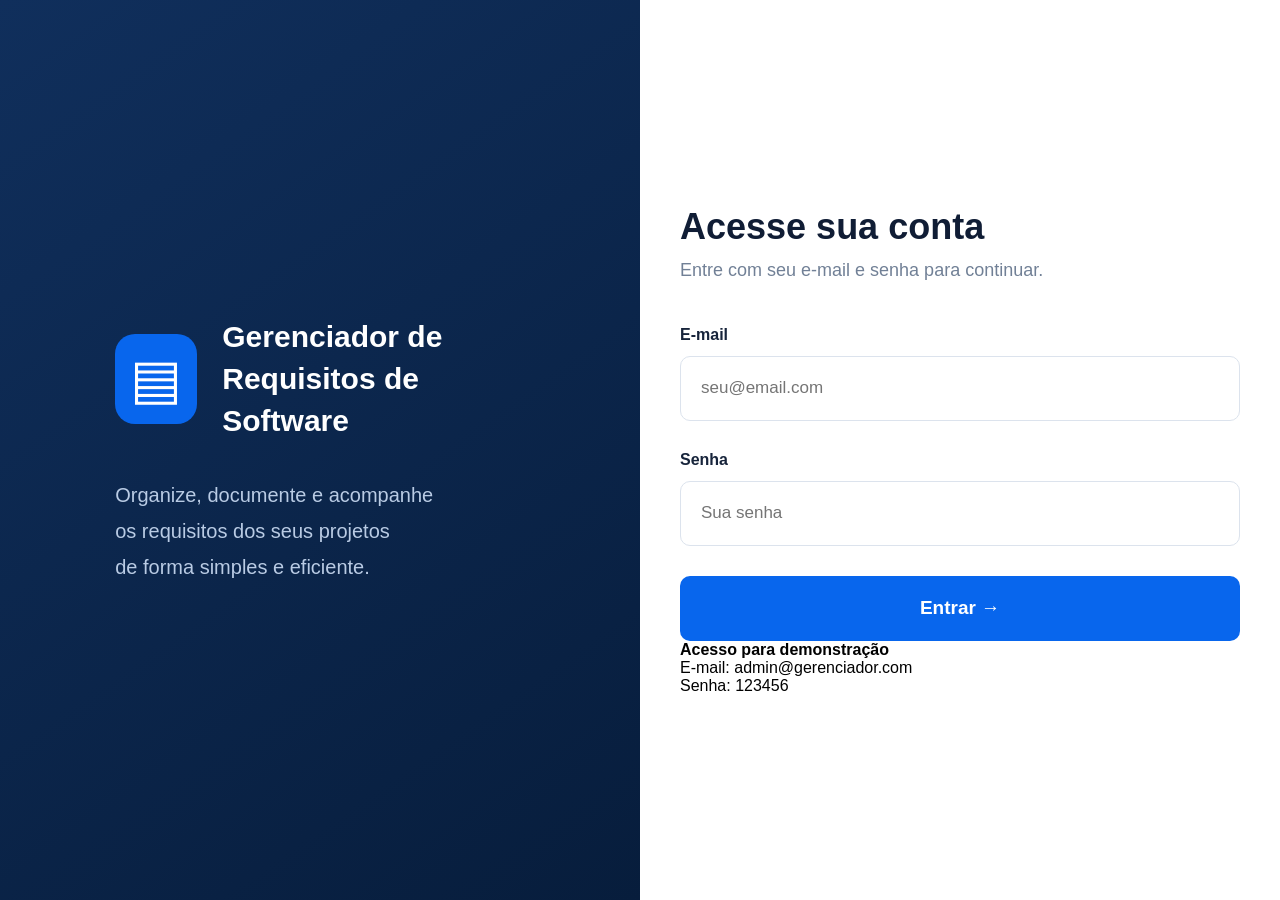
<file: index.html>
<!DOCTYPE html>
<html lang="pt-BR">
<head>
    <meta charset="UTF-8">
    <meta name="viewport" content="width=device-width, initial-scale=1.0">
    <title>Login | Gerenciador de Requisitos</title>

    <link rel="stylesheet" href="css/style.css">
</head>
<body>

    <main class="login-container">

        <section class="login-banner">
            <div class="brand">
                <div class="brand-icon">▤</div>
                <h1>Gerenciador de<br>Requisitos de Software</h1>
            </div>

            <p>
                Organize, documente e acompanhe<br>
                os requisitos dos seus projetos<br>
                de forma simples e eficiente.
            </p>
        </section>

        <section class="login-content">
            <div class="login-form">

                <h2>Acesse sua conta</h2>
                <p class="subtitle">
                    Entre com seu e-mail e senha para continuar.
                </p>

                <form id="loginForm">

                    <label for="email">E-mail</label>
                    <input
                        type="email"
                        id="email"
                        placeholder="seu@email.com"
                        required
                    >

                    <label for="senha">Senha</label>
                    <input
                        type="password"
                        id="senha"
                        placeholder="Sua senha"
                        required
                    >

                    <button type="submit">Entrar →</button>
                    <p class="demo-access">
                        <strong>Acesso para demonstração</strong><br>
                        E-mail: admin@gerenciador.com<br>
                        Senha: 123456
                    </p>
                </form>

            </div>
        </section>

    </main>

    <script src="js/script.js"></script>
</body>
</html>
</file>
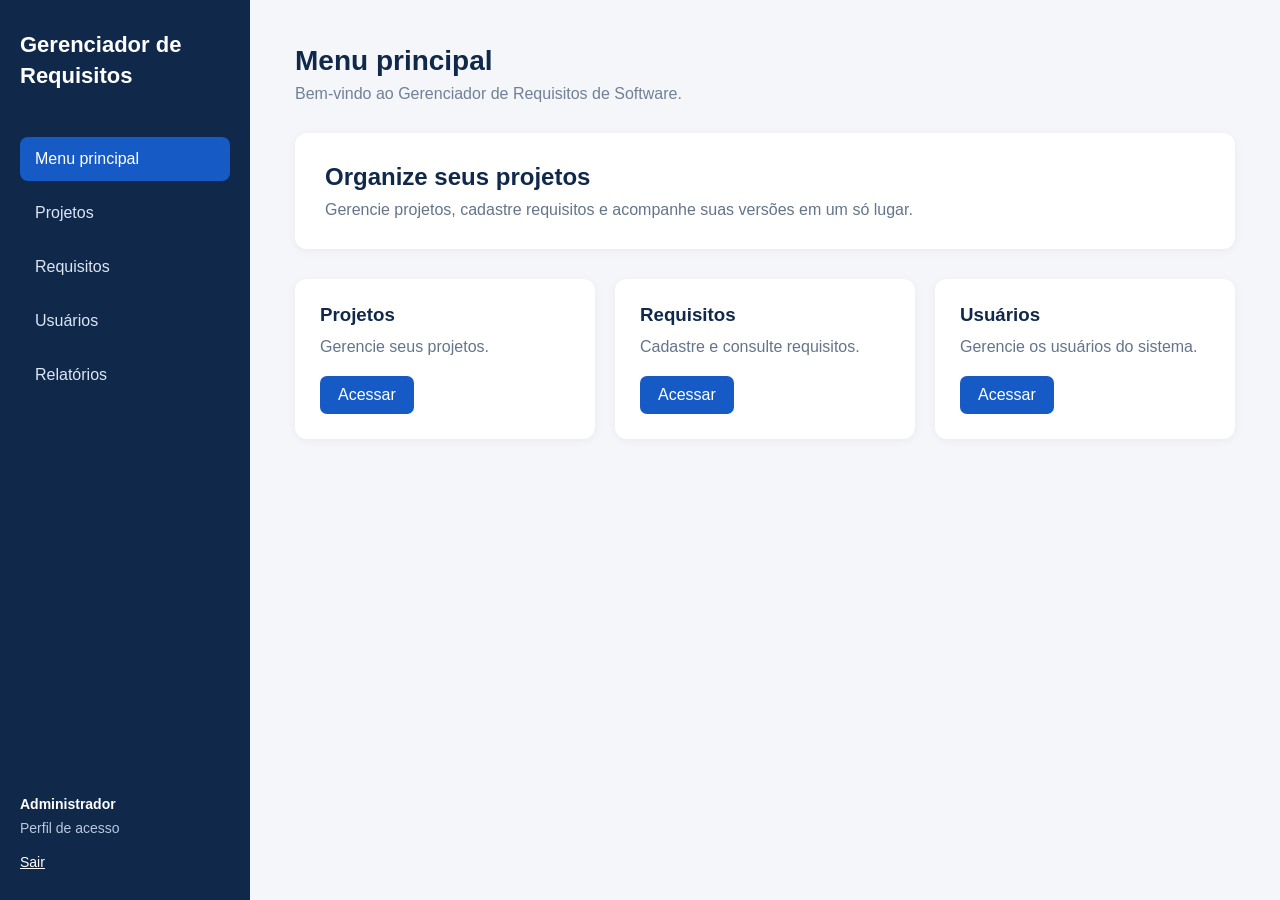
<file: pages/menu-principal.html>
<!DOCTYPE html>
<html lang="pt-BR">
<head>
    <meta charset="UTF-8">
    <meta name="viewport" content="width=device-width, initial-scale=1.0">
    <title>Menu Principal | Gerenciador de Requisitos</title>
    <link rel="stylesheet" href="../css/style.css">
</head>
<body>

    <div class="layout">

        <aside class="sidebar">
            <div class="brand">
                <h2>Gerenciador de<br>Requisitos</h2>
            </div>

            <nav>
                <a href="menu-principal.html" class="active">Menu principal</a>
                <a href="projetos.html">Projetos</a>
                <a href="requisitos.html">Requisitos</a>
                <a href="usuarios.html">Usuários</a>
                <a href="relatorios.html">Relatórios</a>
            </nav>

            <div class="user-info">
                <strong>Administrador</strong>
                <span>Perfil de acesso</span>
                <a href="../index.html">Sair</a>
            </div>
        </aside>

        <main class="content">
            <header>
                <h1>Menu principal</h1>
                <p>Bem-vindo ao Gerenciador de Requisitos de Software.</p>
            </header>

            <section class="welcome">
                <h2>Organize seus projetos</h2>
                <p>
                    Gerencie projetos, cadastre requisitos e acompanhe
                    suas versões em um só lugar.
                </p>
            </section>

            <section class="summary">
                <div class="summary-card">
                    <h3>Projetos</h3>
                    <p>Gerencie seus projetos.</p>
                    <a href="projetos.html">Acessar</a>
                </div>

                <div class="summary-card">
                    <h3>Requisitos</h3>
                    <p>Cadastre e consulte requisitos.</p>
                    <a href="requisitos.html">Acessar</a>
                </div>

                <div class="summary-card">
                    <h3>Usuários</h3>
                    <p>Gerencie os usuários do sistema.</p>
                    <a href="usuarios.html">Acessar</a>
                </div>
            </section>
        </main>

    </div>

</body>
</html>
</file>
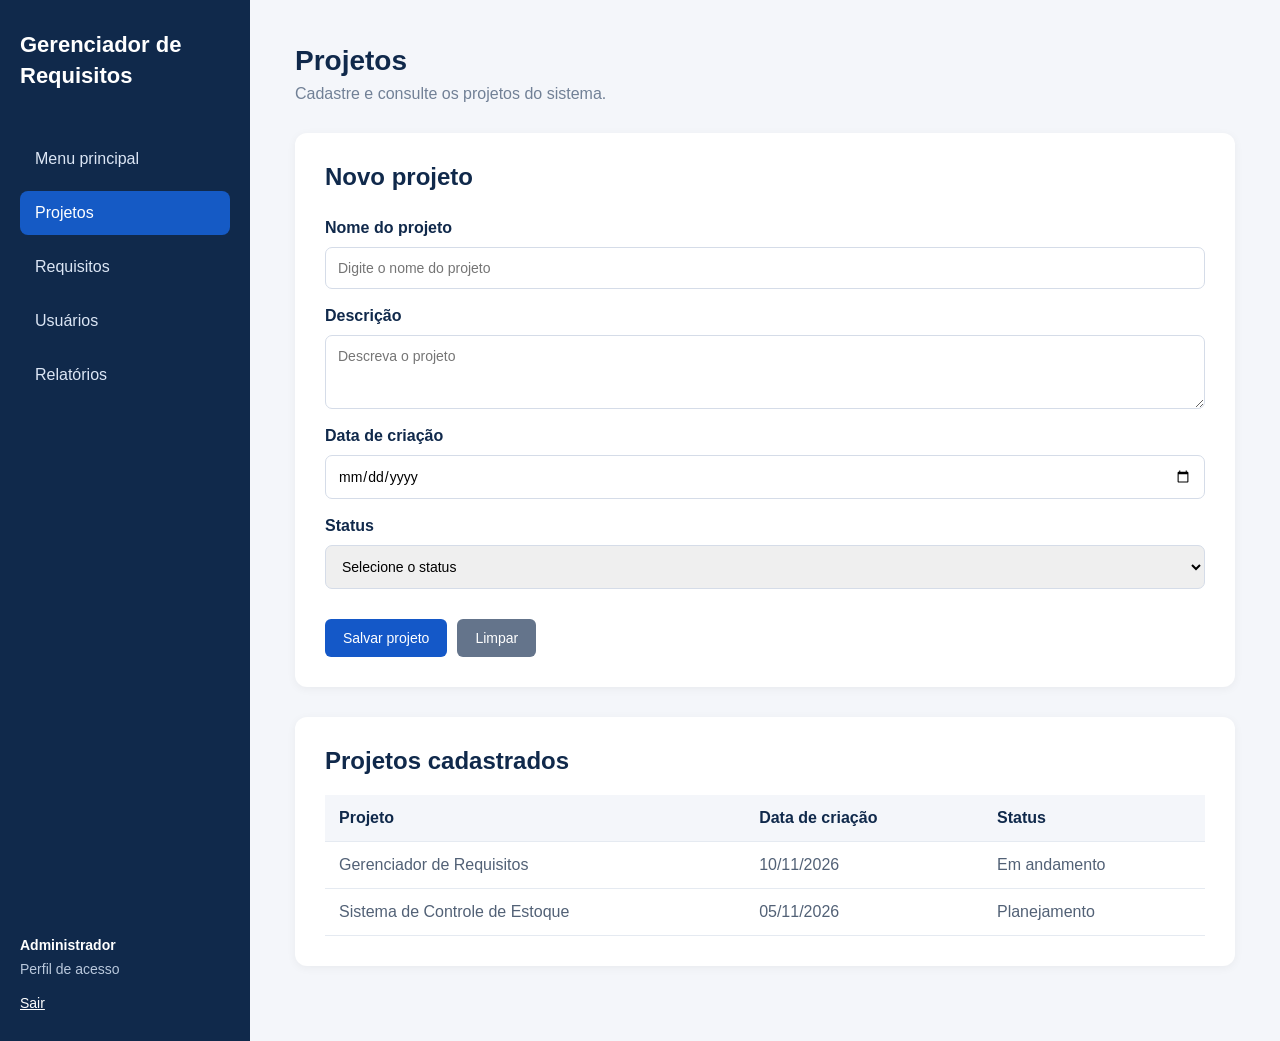
<file: pages/projetos.html>
<!DOCTYPE html>
<html lang="pt-BR">
<head>
    <meta charset="UTF-8">
    <meta name="viewport" content="width=device-width, initial-scale=1.0">
    <title>Projetos | Gerenciador de Requisitos</title>
    <link rel="stylesheet" href="../css/style.css">
</head>
<body>

    <div class="layout">

        <aside class="sidebar">
            <div class="brand">
                <h2>Gerenciador de<br>Requisitos</h2>
            </div>

            <nav>
                <a href="menu-principal.html">Menu principal</a>
                <a href="projetos.html" class="active">Projetos</a>
                <a href="requisitos.html">Requisitos</a>
                <a href="usuarios.html">Usuários</a>
                <a href="relatorios.html">Relatórios</a>
            </nav>

            <div class="user-info">
                <strong>Administrador</strong>
                <span>Perfil de acesso</span>
                <a href="../index.html">Sair</a>
            </div>
        </aside>

        <main class="content">

            <header>
                <h1>Projetos</h1>
                <p>Cadastre e consulte os projetos do sistema.</p>
            </header>

            <section class="welcome">
                <h2>Novo projeto</h2>

                <form id="projetoForm">
                    <label for="nome">Nome do projeto</label>
                    <input type="text" id="nome"
                           placeholder="Digite o nome do projeto" required>

                    <label for="descricao">Descrição</label>
                    <textarea id="descricao" rows="3"
                              placeholder="Descreva o projeto"></textarea>

                    <label for="data">Data de criação</label>
                    <input type="date" id="data" required>

                    <label for="status">Status</label>
                    <select id="status" required>
                        <option value="">Selecione o status</option>
                        <option>Em andamento</option>
                        <option>Concluído</option>
                        <option>Planejamento</option>
                    </select>

                    <div class="form-actions">
                        <button type="submit">Salvar projeto</button>
                        <button type="reset" class="btn-secondary">Limpar</button>
                    </div>
                </form>
            </section>

            <section class="welcome">
                <h2>Projetos cadastrados</h2>

                <table class="data-table">
                    <thead>
                        <tr>
                            <th>Projeto</th>
                            <th>Data de criação</th>
                            <th>Status</th>
                        </tr>
                    </thead>
                    <tbody>
                        <tr>
                            <td>Gerenciador de Requisitos</td>
                            <td>10/11/2026</td>
                            <td>Em andamento</td>
                        </tr>
                        <tr>
                            <td>Sistema de Controle de Estoque</td>
                            <td>05/11/2026</td>
                            <td>Planejamento</td>
                        </tr>
                    </tbody>
                </table>
            </section>

        </main>
    </div>
<script>
    const projetoForm = document.getElementById("projetoForm");

    projetoForm.addEventListener("submit", function(event) {
        event.preventDefault();

        alert("Projeto cadastrado com sucesso!");

        projetoForm.reset();
    });
</script>
</body>
</html>
</file>
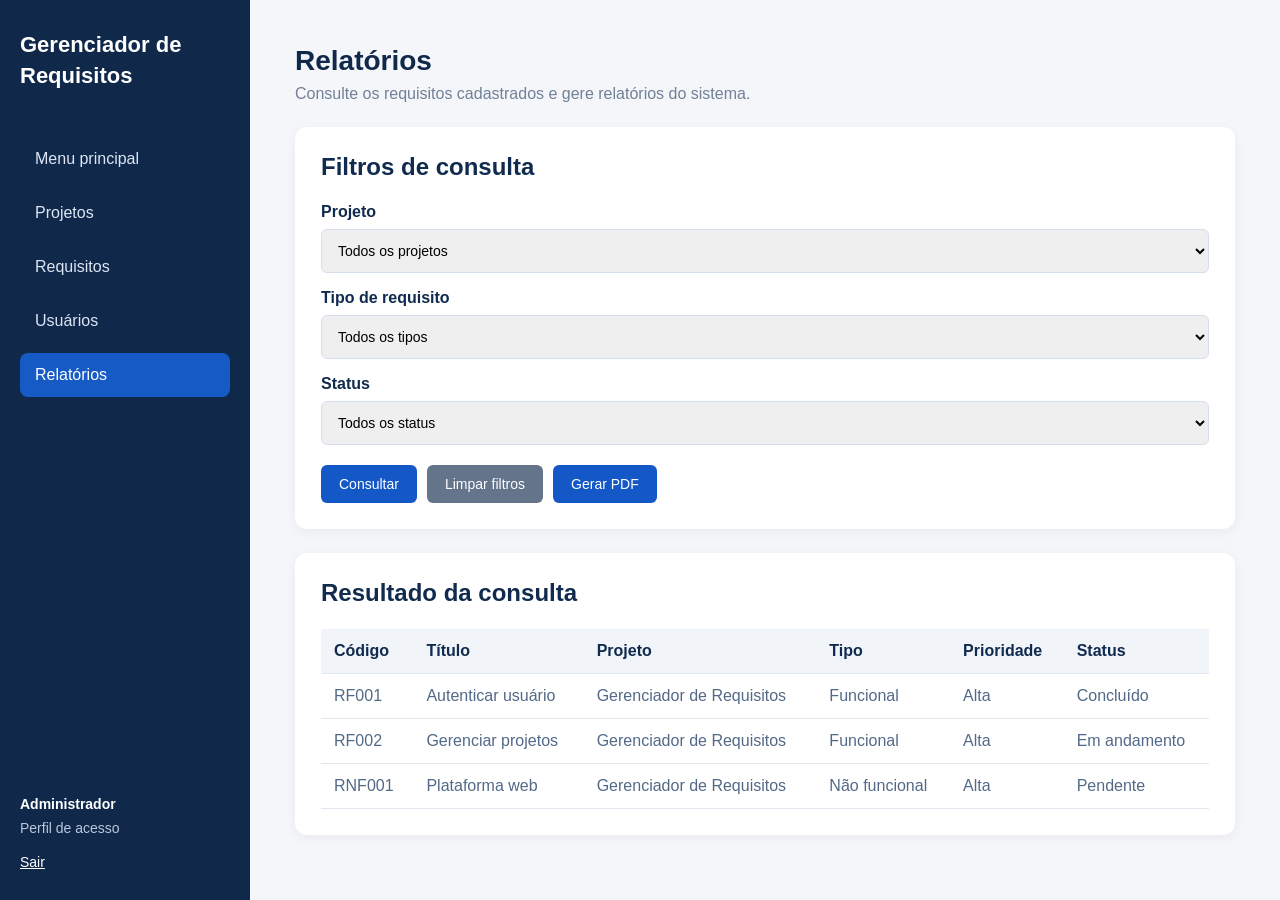
<file: pages/relatorios.html>
<!DOCTYPE html>
<html lang="pt-BR">
<head>
    <meta charset="UTF-8">
    <meta name="viewport" content="width=device-width, initial-scale=1.0">
    <title>Relatórios | Gerenciador de Requisitos</title>
    <link rel="stylesheet" href="../css/style.css">
</head>
<body>

    <div class="layout">

        <aside class="sidebar">
            <div class="brand">
                <h2>Gerenciador de<br>Requisitos</h2>
            </div>

            <nav>
                <a href="menu-principal.html">Menu principal</a>
                <a href="projetos.html">Projetos</a>
                <a href="requisitos.html">Requisitos</a>
                <a href="usuarios.html">Usuários</a>
                <a href="relatorios.html" class="active">Relatórios</a>
            </nav>

            <div class="user-info">
                <strong>Administrador</strong>
                <span>Perfil de acesso</span>
                <a href="../index.html">Sair</a>
            </div>
        </aside>

        <main class="content">

            <header>
                <h1>Relatórios</h1>
                <p>Consulte os requisitos cadastrados e gere relatórios do sistema.</p>
            </header>

            <section class="form-card">
                <h2>Filtros de consulta</h2>

                <form>
                    <div class="form-group">
                        <label for="projeto">Projeto</label>
                        <select id="projeto">
                            <option value="">Todos os projetos</option>
                            <option>Gerenciador de Requisitos</option>
                            <option>Sistema de Controle de Estoque</option>
                        </select>
                    </div>

                    <div class="form-group">
                        <label for="tipo">Tipo de requisito</label>
                        <select id="tipo">
                            <option value="">Todos os tipos</option>
                            <option>Funcional</option>
                            <option>Não funcional</option>
                        </select>
                    </div>

                    <div class="form-group">
                        <label for="status">Status</label>
                        <select id="status">
                            <option value="">Todos os status</option>
                            <option>Pendente</option>
                            <option>Em andamento</option>
                            <option>Concluído</option>
                        </select>
                    </div>

                    <div class="form-actions">
                        <button type="button" id="btnConsultar">Consultar</button>
                        <button type="reset" class="btn-secondary">Limpar filtros</button>
                        <button type="button" id="btnPdf">Gerar PDF</button>
                    </div>
                </form>
            </section>

            <section class="table-card">
                <h2>Resultado da consulta</h2>

                <table>
                    <thead>
                        <tr>
                            <th>Código</th>
                            <th>Título</th>
                            <th>Projeto</th>
                            <th>Tipo</th>
                            <th>Prioridade</th>
                            <th>Status</th>
                        </tr>
                    </thead>

                    <tbody>
                        <tr>
                            <td>RF001</td>
                            <td>Autenticar usuário</td>
                            <td>Gerenciador de Requisitos</td>
                            <td>Funcional</td>
                            <td>Alta</td>
                            <td>Concluído</td>
                        </tr>

                        <tr>
                            <td>RF002</td>
                            <td>Gerenciar projetos</td>
                            <td>Gerenciador de Requisitos</td>
                            <td>Funcional</td>
                            <td>Alta</td>
                            <td>Em andamento</td>
                        </tr>

                        <tr>
                            <td>RNF001</td>
                            <td>Plataforma web</td>
                            <td>Gerenciador de Requisitos</td>
                            <td>Não funcional</td>
                            <td>Alta</td>
                            <td>Pendente</td>
                        </tr>
                    </tbody>
                </table>
            </section>

        </main>
    </div>
<script>
    const btnConsultar = document.getElementById("btnConsultar");
    const btnPdf = document.getElementById("btnPdf");

    btnConsultar.addEventListener("click", function() {
        const projeto = document.getElementById("projeto").value;
        const tipo = document.getElementById("tipo").value;
        const status = document.getElementById("status").value;

        alert("Consulta realizada com sucesso!");
    });

    btnPdf.addEventListener("click", function() {
        alert("A geração de PDF estará disponível em uma próxima versão.");
    });
</script>
</body>
</html>
</file>
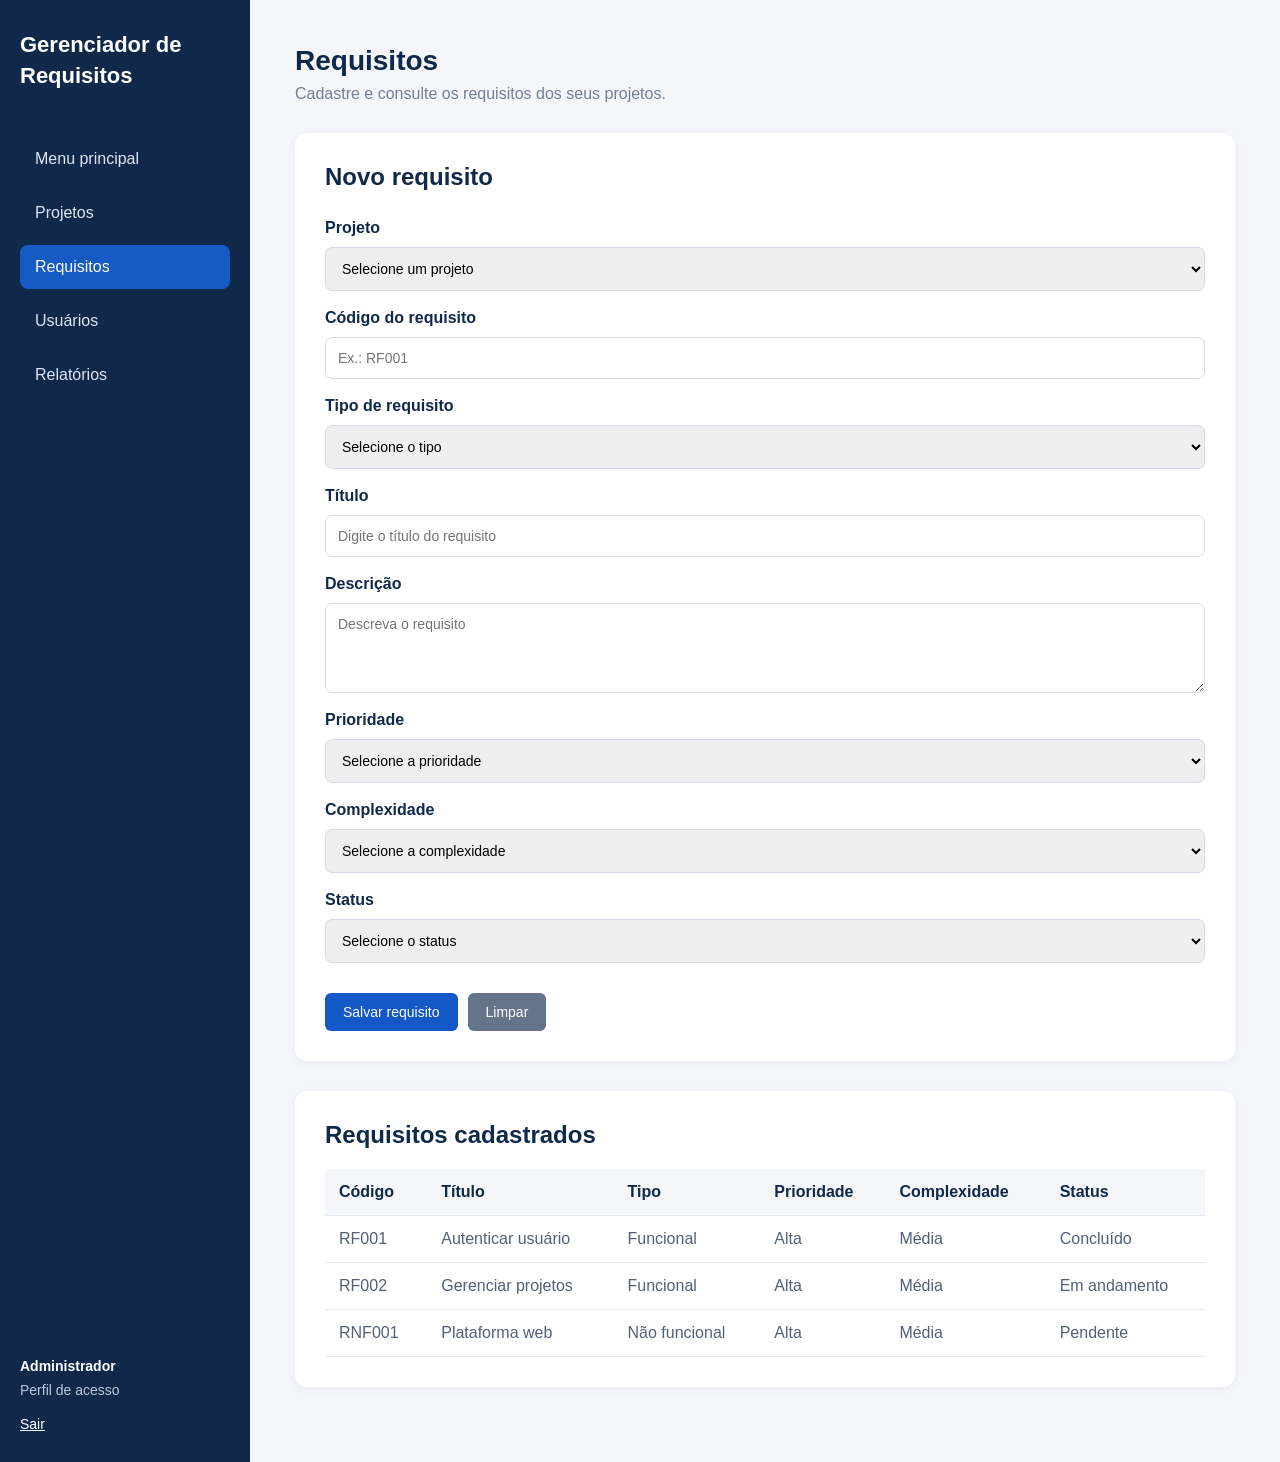
<file: pages/requisitos.html>
<!DOCTYPE html>
<html lang="pt-BR">
<head>
    <meta charset="UTF-8">
    <meta name="viewport" content="width=device-width, initial-scale=1.0">
    <title>Requisitos | Gerenciador de Requisitos</title>
    <link rel="stylesheet" href="../css/style.css">
</head>
<body>

    <div class="layout">

        <aside class="sidebar">
            <div class="brand">
                <h2>Gerenciador de<br>Requisitos</h2>
            </div>

            <nav>
                <a href="menu-principal.html">Menu principal</a>
                <a href="projetos.html">Projetos</a>
                <a href="requisitos.html" class="active">Requisitos</a>
                <a href="usuarios.html">Usuários</a>
                <a href="relatorios.html">Relatórios</a>
            </nav>

            <div class="user-info">
                <strong>Administrador</strong>
                <span>Perfil de acesso</span>
                <a href="../index.html">Sair</a>
            </div>
        </aside>

        <main class="content">

            <header>
                <h1>Requisitos</h1>
                <p>Cadastre e consulte os requisitos dos seus projetos.</p>
            </header>

            <section class="welcome">
                <h2>Novo requisito</h2>

                <form id="requisitoForm">
                    <label for="projeto">Projeto</label>
                    <select id="projeto" required>
                        <option value="">Selecione um projeto</option>
                        <option>Gerenciador de Requisitos</option>
                        <option>Sistema de Controle de Estoque</option>
                    </select>

                    <label for="codigo">Código do requisito</label>
                    <input type="text" id="codigo"
                           placeholder="Ex.: RF001" required>

                    <label for="tipo">Tipo de requisito</label>
                    <select id="tipo" required>
                        <option value="">Selecione o tipo</option>
                        <option>Funcional</option>
                        <option>Não funcional</option>
                    </select>

                    <label for="titulo">Título</label>
                    <input type="text" id="titulo"
                           placeholder="Digite o título do requisito" required>

                    <label for="descricao">Descrição</label>
                    <textarea id="descricao" rows="4"
                              placeholder="Descreva o requisito"></textarea>

                    <label for="prioridade">Prioridade</label>
                    <select id="prioridade" required>
                        <option value="">Selecione a prioridade</option>
                        <option>Alta</option>
                        <option>Média</option>
                        <option>Baixa</option>
                    </select>

                    <label for="complexidade">Complexidade</label>
                    <select id="complexidade" required>
                        <option value="">Selecione a complexidade</option>
                        <option>Alta</option>
                        <option>Média</option>
                        <option>Baixa</option>
                    </select>

                    <label for="status">Status</label>
                    <select id="status" required>
                        <option value="">Selecione o status</option>
                        <option>Pendente</option>
                        <option>Em andamento</option>
                        <option>Concluído</option>
                    </select>

                    <div class="form-actions">
                        <button type="submit">Salvar requisito</button>
                        <button type="reset" class="btn-secondary">Limpar</button>
                    </div>
                </form>
            </section>

            <section class="welcome">
                <h2>Requisitos cadastrados</h2>

                <table class="data-table">
                    <thead>
                        <tr>
                            <th>Código</th>
                            <th>Título</th>
                            <th>Tipo</th>
                            <th>Prioridade</th>
                            <th>Complexidade</th>
                            <th>Status</th>
                        </tr>
                    </thead>
                    <tbody>
                        <tr>
                            <td>RF001</td>
                            <td>Autenticar usuário</td>
                            <td>Funcional</td>
                            <td>Alta</td>
                            <td>Média</td>
                            <td>Concluído</td>
                        </tr>
                        <tr>
                            <td>RF002</td>
                            <td>Gerenciar projetos</td>
                            <td>Funcional</td>
                            <td>Alta</td>
                            <td>Média</td>
                            <td>Em andamento</td>
                        </tr>
                        <tr>
                            <td>RNF001</td>
                            <td>Plataforma web</td>
                            <td>Não funcional</td>
                            <td>Alta</td>
                            <td>Média</td>
                            <td>Pendente</td>
                        </tr>
                    </tbody>
                </table>
            </section>

        </main>
    </div>
<script>
    const requisitoForm = document.getElementById("requisitoForm");

    requisitoForm.addEventListener("submit", function(event) {
        event.preventDefault();

        alert("Requisito cadastrado com sucesso!");

        requisitoForm.reset();
    });
</script>
</body>
</html>
</file>
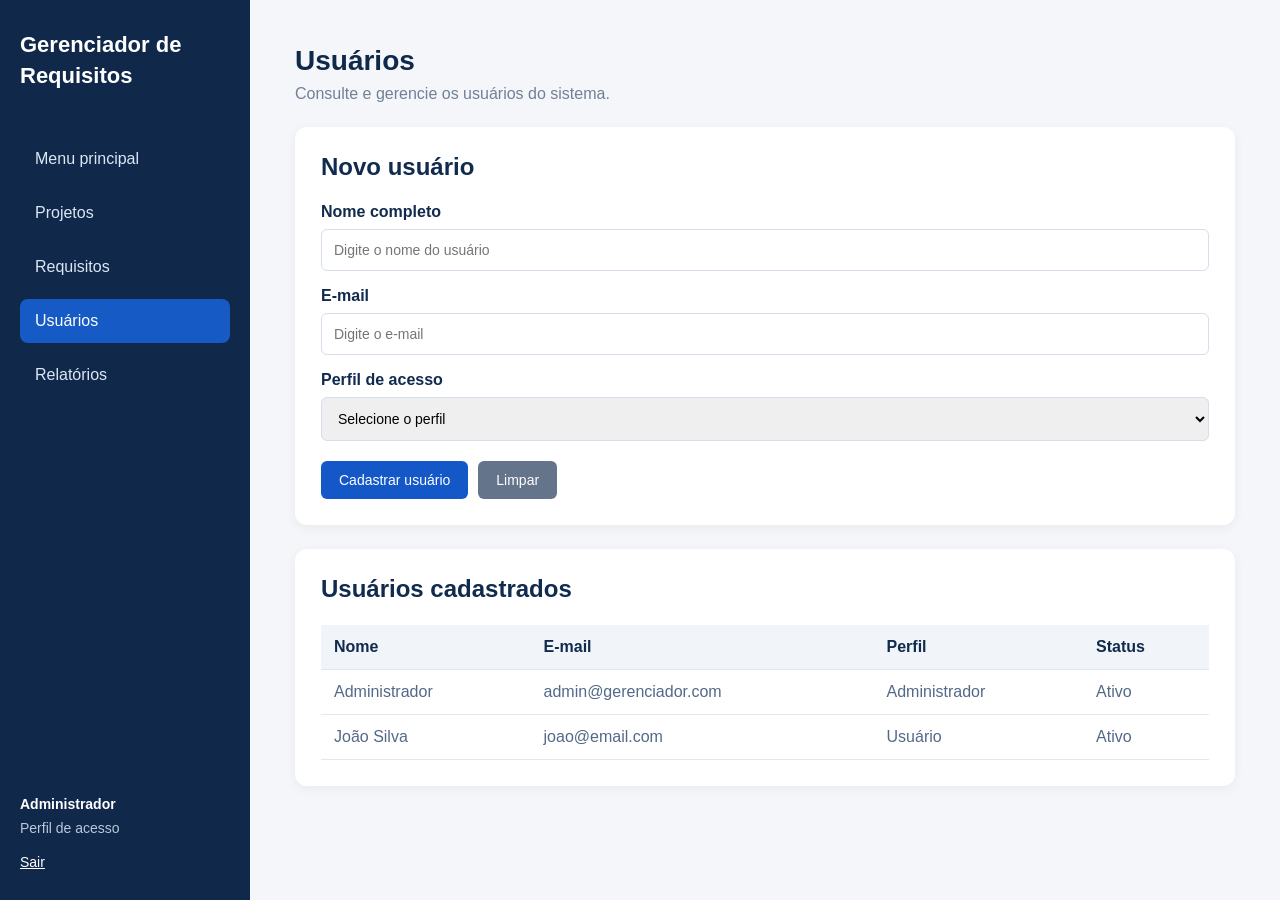
<file: pages/usuarios.html>
<!DOCTYPE html>
<html lang="pt-BR">
<head>
    <meta charset="UTF-8">
    <meta name="viewport" content="width=device-width, initial-scale=1.0">
    <title>Usuários | Gerenciador de Requisitos</title>
    <link rel="stylesheet" href="../css/style.css">
</head>
<body>

    <div class="layout">

        <aside class="sidebar">
            <div class="brand">
                <h2>Gerenciador de<br>Requisitos</h2>
            </div>

            <nav>
                <a href="menu-principal.html">Menu principal</a>
                <a href="projetos.html">Projetos</a>
                <a href="requisitos.html">Requisitos</a>
                <a href="usuarios.html" class="active">Usuários</a>
                <a href="relatorios.html">Relatórios</a>
            </nav>

            <div class="user-info">
                <strong>Administrador</strong>
                <span>Perfil de acesso</span>
                <a href="../index.html">Sair</a>
            </div>
        </aside>

        <main class="content">

            <header>
                <h1>Usuários</h1>
                <p>Consulte e gerencie os usuários do sistema.</p>
            </header>

            <section class="form-card">
                <h2>Novo usuário</h2>

                <form id="usuarioForm">
                    <div class="form-group">
                        <label for="nome">Nome completo</label>
                        <input type="text" id="nome" placeholder="Digite o nome do usuário" required>
                    </div>

                    <div class="form-group">
                        <label for="email">E-mail</label>
                        <input type="email" id="email" placeholder="Digite o e-mail" required>
                    </div>

                    <div class="form-group">
                        <label for="perfil">Perfil de acesso</label>
                        <select id="perfil" required>
                            <option value="">Selecione o perfil</option>
                            <option>Administrador</option>
                            <option>Usuário</option>
                        </select>
                    </div>

                    <div class="form-actions">
                        <button type="submit">Cadastrar usuário</button>
                        <button type="reset" class="btn-secondary">Limpar</button>
                    </div>
                </form>
            </section>

            <section class="table-card">
                <h2>Usuários cadastrados</h2>

                <table>
                    <thead>
                        <tr>
                            <th>Nome</th>
                            <th>E-mail</th>
                            <th>Perfil</th>
                            <th>Status</th>
                        </tr>
                    </thead>

                    <tbody>
                        <tr>
                            <td>Administrador</td>
                            <td>admin@gerenciador.com</td>
                            <td>Administrador</td>
                            <td>Ativo</td>
                        </tr>

                        <tr>
                            <td>João Silva</td>
                            <td>joao@email.com</td>
                            <td>Usuário</td>
                            <td>Ativo</td>
                        </tr>
                    </tbody>
                </table>
            </section>

        </main>
    </div>
<script>
    const usuarioForm = document.getElementById("usuarioForm");

    usuarioForm.addEventListener("submit", function(event) {
        event.preventDefault();

        alert("Usuário cadastrado com sucesso!");

        usuarioForm.reset();
    });
</script>
</body>
</html>
</file>
<file: css/style.css>
/* Configurações gerais */
* {
    margin: 0;
    padding: 0;
    box-sizing: border-box;
    font-family: Arial, Helvetica, sans-serif;
}

body {
    min-height: 100vh;
}

/* Estrutura principal */
.login-container {
    display: flex;
    min-height: 100vh;
}

/* Painel azul */
.login-banner {
    width: 50%;
    background: linear-gradient(145deg, #102f5c, #071d3c);
    color: white;
    padding: 80px 9%;
    display: flex;
    flex-direction: column;
    justify-content: center;
}

.brand {
    display: flex;
    align-items: center;
    gap: 25px;
    margin-bottom: 35px;
}

.brand-icon {
    width: 90px;
    height: 90px;
    background: #0866ed;
    border-radius: 20px;
    display: flex;
    align-items: center;
    justify-content: center;
    font-size: 55px;
    color: white;
}

.brand h1 {
    font-size: 30px;
    line-height: 1.4;
}

.login-banner p {
    color: #b9cbe4;
    font-size: 20px;
    line-height: 1.8;
}

/* Área do formulário */
.login-content {
    width: 50%;
    display: flex;
    align-items: center;
    justify-content: center;
    padding: 40px;
    background: #ffffff;
}

.login-form {
    width: 100%;
    max-width: 580px;
}

.login-form h2 {
    font-size: 36px;
    color: #101d35;
    margin-bottom: 12px;
}

.subtitle {
    color: #718096;
    font-size: 18px;
    margin-bottom: 45px;
}

/* Campos */
.login-form label {
    display: block;
    font-size: 16px;
    font-weight: bold;
    color: #17243b;
    margin-bottom: 12px;
}

.login-form input {
    width: 100%;
    height: 65px;
    border: 1px solid #dce3ed;
    border-radius: 10px;
    padding: 0 20px;
    font-size: 17px;
    margin-bottom: 30px;
    outline: none;
    transition: border 0.3s;
}

.login-form input:focus {
    border-color: #0866ed;
}

/* Botão */
.login-form button {
    width: 100%;
    height: 65px;
    background: #0866ed;
    color: white;
    border: none;
    border-radius: 10px;
    font-size: 19px;
    font-weight: bold;
    cursor: pointer;
    transition: background 0.3s;
}

.login-form button:hover {
    background: #0754c5;
}

/* Responsividade */
@media (max-width: 768px) {
    .login-container {
        flex-direction: column;
    }

    .login-banner,
    .login-content {
        width: 100%;
    }

    .login-banner {
        padding: 45px 30px;
    }

    .brand h1 {
        font-size: 22px;
    }

    .brand-icon {
        width: 65px;
        height: 65px;
        font-size: 40px;
    }

    .login-banner p {
        font-size: 16px;
    }

    .login-content {
        padding: 50px 30px;
    }

    .login-form h2 {
        font-size: 28px;
    }
}

/* ===== MENU PRINCIPAL ===== */

.layout {
    display: flex;
    min-height: 100vh;
    background: #f4f6fa;
}

.sidebar {
    width: 250px;
    background: #10294b;
    color: white;
    padding: 30px 20px;
    display: flex;
    flex-direction: column;
}

.sidebar .brand {
    margin-bottom: 45px;
}

.sidebar .brand h2 {
    font-size: 22px;
    line-height: 1.4;
}

.sidebar nav {
    display: flex;
    flex-direction: column;
    gap: 10px;
}

.sidebar nav a {
    color: #dce6f5;
    text-decoration: none;
    padding: 13px 15px;
    border-radius: 8px;
}

.sidebar nav a:hover,
.sidebar nav a.active {
    background: #155ac5;
    color: white;
}

.user-info {
    margin-top: auto;
    display: flex;
    flex-direction: column;
    gap: 8px;
    font-size: 14px;
}

.user-info span {
    color: #b9c8dc;
}

.user-info a {
    color: white;
    margin-top: 10px;
}

.content {
    flex: 1;
    padding: 45px;
}

.content header h1 {
    color: #10294b;
    font-size: 28px;
}

.content header p {
    color: #718096;
    margin-top: 8px;
}

.welcome {
    background: white;
    padding: 30px;
    border-radius: 12px;
    margin: 30px 0;
    box-shadow: 0 2px 10px rgba(0,0,0,0.05);
}

.welcome h2 {
    color: #10294b;
    margin-bottom: 10px;
}

.welcome p {
    color: #64748b;
}

.summary {
    display: grid;
    grid-template-columns: repeat(3, 1fr);
    gap: 20px;
}

.summary-card {
    background: white;
    padding: 25px;
    border-radius: 12px;
    box-shadow: 0 2px 10px rgba(0,0,0,0.05);
}

.summary-card h3 {
    color: #10294b;
    margin-bottom: 12px;
}

.summary-card p {
    color: #64748b;
    margin-bottom: 20px;
}

.summary-card a {
    display: inline-block;
    background: #155ac5;
    color: white;
    text-decoration: none;
    padding: 10px 18px;
    border-radius: 7px;
}

.summary-card a:hover {
    background: #10479d;
}

@media (max-width: 800px) {
    .layout {
        flex-direction: column;
    }

    .sidebar {
        width: 100%;
    }

    .summary {
        grid-template-columns: 1fr;
    }

    .content {
        padding: 25px;
    }
}

/* ===== FORMULÁRIOS ===== */

.welcome form {
    display: flex;
    flex-direction: column;
    gap: 10px;
    margin-top: 20px;
}

.welcome form label {
    color: #10294b;
    font-weight: 600;
    margin-top: 8px;
}

.welcome form input,
.welcome form textarea,
.welcome form select {
    width: 100%;
    padding: 12px;
    border: 1px solid #d5dce8;
    border-radius: 7px;
    font-size: 14px;
    font-family: Arial, sans-serif;
    box-sizing: border-box;
}

.welcome form input:focus,
.welcome form textarea:focus,
.welcome form select:focus {
    outline: none;
    border-color: #155ac5;
}

.form-actions {
    display: flex;
    gap: 10px;
    margin-top: 15px;
}

.form-actions button {
    background: #155ac5;
    color: white;
    border: none;
    padding: 12px 20px;
    border-radius: 7px;
    cursor: pointer;
    font-size: 14px;
}

.form-actions .btn-secondary {
    background: #64748b;
}

/* ===== TABELAS ===== */

.data-table {
    width: 100%;
    border-collapse: collapse;
    margin-top: 20px;
    text-align: left;
}

.data-table th,
.data-table td {
    padding: 14px;
    border-bottom: 1px solid #e5eaf1;
}

.data-table th {
    background: #f4f6fa;
    color: #10294b;
}

.data-table td {
    color: #526176;
}

/* Formulários e tabelas */
.form-card,
.table-card {
    background: #ffffff;
    padding: 26px;
    border-radius: 12px;
    margin-top: 24px;
    box-shadow: 0 3px 12px rgba(0, 0, 0, 0.05);
}

.form-card h2,
.table-card h2 {
    margin-bottom: 22px;
    color: #102b4e;
}

.form-group {
    display: flex;
    flex-direction: column;
    gap: 8px;
    margin-bottom: 16px;
}

.form-group label {
    font-weight: 600;
    color: #102b4e;
}

.form-group input,
.form-group select,
.form-group textarea {
    width: 100%;
    padding: 12px;
    border: 1px solid #d5deeb;
    border-radius: 6px;
    font-size: 14px;
    box-sizing: border-box;
}

.form-actions {
    display: flex;
    gap: 10px;
    margin-top: 20px;
}

.form-actions button {
    padding: 11px 18px;
    border: none;
    border-radius: 6px;
    background: #1458c8;
    color: #ffffff;
    cursor: pointer;
}

.form-actions .btn-secondary {
    background: #64748b;
}

.table-card table {
    width: 100%;
    border-collapse: collapse;
}

.table-card th,
.table-card td {
    padding: 13px;
    text-align: left;
    border-bottom: 1px solid #e2e8f0;
    color: #526987;
}

.table-card th {
    background: #f1f4f9;
    color: #102b4e;
}
</file>
